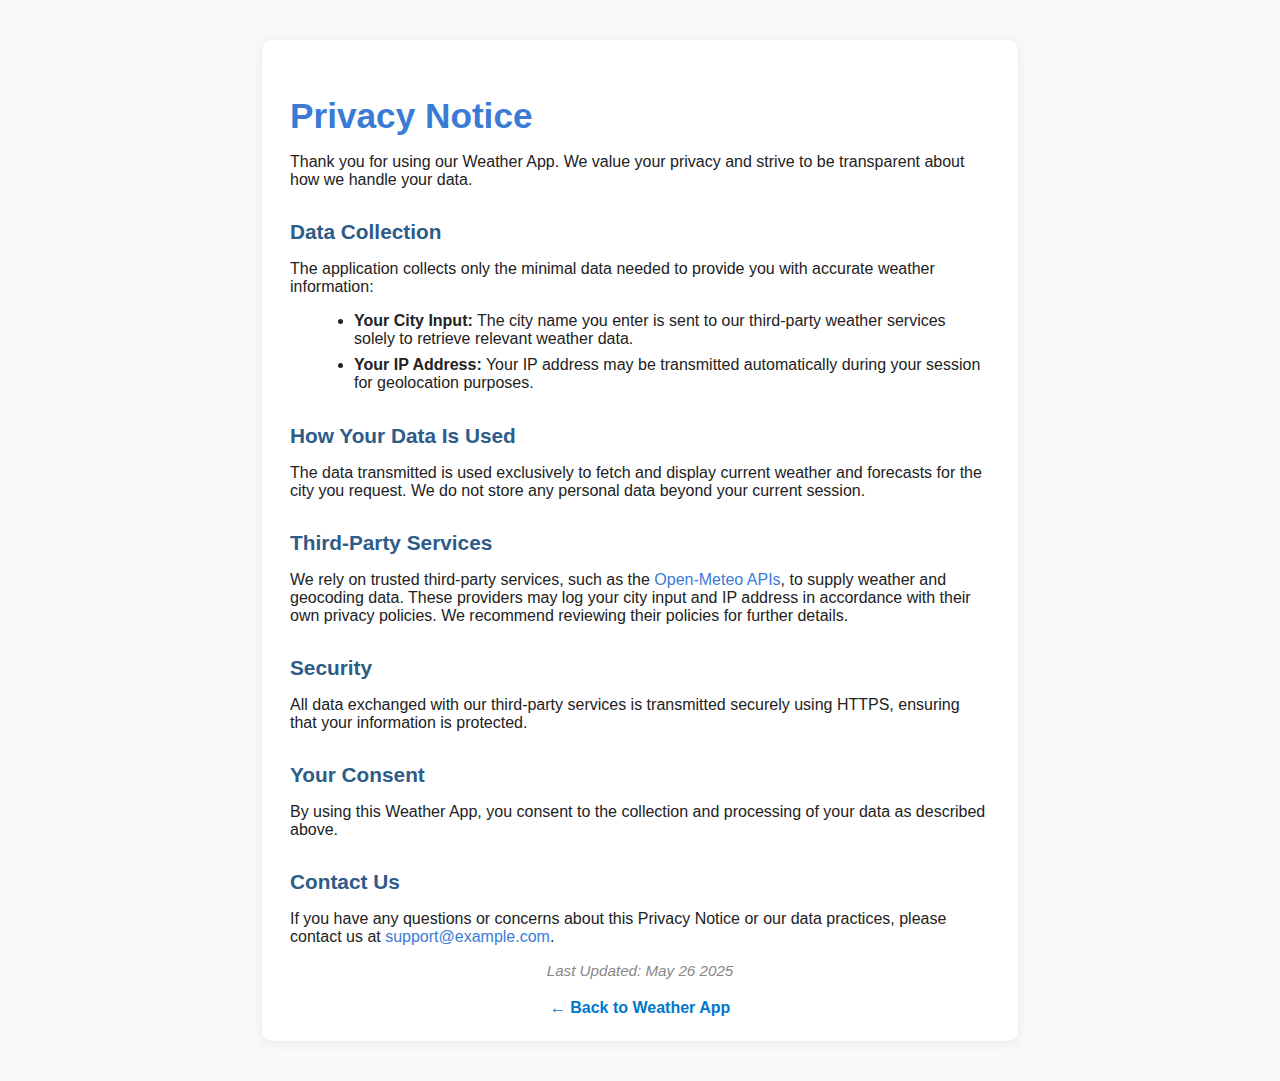
<file: cloudlette-weather-app/privacy.html>
<!DOCTYPE html>
<html lang="en">
<head>
  <meta charset="UTF-8">
  <title>Privacy Notice</title>
  <link rel="stylesheet" href="privacy.css">
</head>
<body>
  <div class="container">
    <h1>Privacy Notice</h1>
    <p>Thank you for using our Weather App. We value your privacy and strive to be transparent about how we handle your data.</p>
    
    <h2>Data Collection</h2>
    <p>The application collects only the minimal data needed to provide you with accurate weather information:</p>
    <ul>
      <li><strong>Your City Input:</strong> The city name you enter is sent to our third-party weather services solely to retrieve relevant weather data.</li>
      <li><strong>Your IP Address:</strong> Your IP address may be transmitted automatically during your session for geolocation purposes.</li>
    </ul>
    
    <h2>How Your Data Is Used</h2>
    <p>The data transmitted is used exclusively to fetch and display current weather and forecasts for the city you request. We do not store any personal data beyond your current session.</p>
    
    <h2>Third-Party Services</h2>
    <p>We rely on trusted third-party services, such as the <a href="https://open-meteo.com/" target="_blank" rel="noopener noreferrer">Open-Meteo APIs</a>, to supply weather and geocoding data. These providers may log your city input and IP address in accordance with their own privacy policies. We recommend reviewing their policies for further details.</p>
    
    <h2>Security</h2>
    <p>All data exchanged with our third-party services is transmitted securely using HTTPS, ensuring that your information is protected.</p>
    
    <h2>Your Consent</h2>
    <p>By using this Weather App, you consent to the collection and processing of your data as described above.</p>
    
    <h2>Contact Us</h2>
    <p>If you have any questions or concerns about this Privacy Notice or our data practices, please contact us at <a href="mailto:support@example.com">support@example.com</a>.</p>
    
    <p style="text-align: center; font-style: italic;">Last Updated: May 26 2025</p>
    <div style="text-align: center; margin-top: 20px;">
      <a href="index.html" style="color: #0077cc; text-decoration: none; font-weight: bold;">&larr; Back to Weather App</a>
    </div>
  </div>
</body>
</html>
</file>
<file: cloudlette-weather-app/privacy.css>
body {
  background: #f7f9fa;
  color: #222;
  font-family: 'Segoe UI', Arial, sans-serif;
  margin: 0;
  padding: 0;
}

.container {
  max-width: 700px;
  margin: 40px auto;
  background: #fff;
  border-radius: 10px;
  box-shadow: 0 2px 12px rgba(0,0,0,0.07);
  padding: 32px 28px 24px 28px;
}

h1 {
  color: #3a7bd5;
  font-size: 2.2em;
  margin-bottom: 0.5em;
}

h2 {
  color: #2d5c88;
  font-size: 1.3em;
  margin-top: 1.5em;
  margin-bottom: 0.5em;
}

ul {
  margin-left: 1.5em;
  margin-bottom: 1em;
}

li {
  margin-bottom: 0.5em;
}

a {
  color: #3a7bd5;
  text-decoration: none;
}

a:hover {
  text-decoration: underline;
}

p[style] {
  color: #888;
  font-size: 0.95em;
}
</file>
